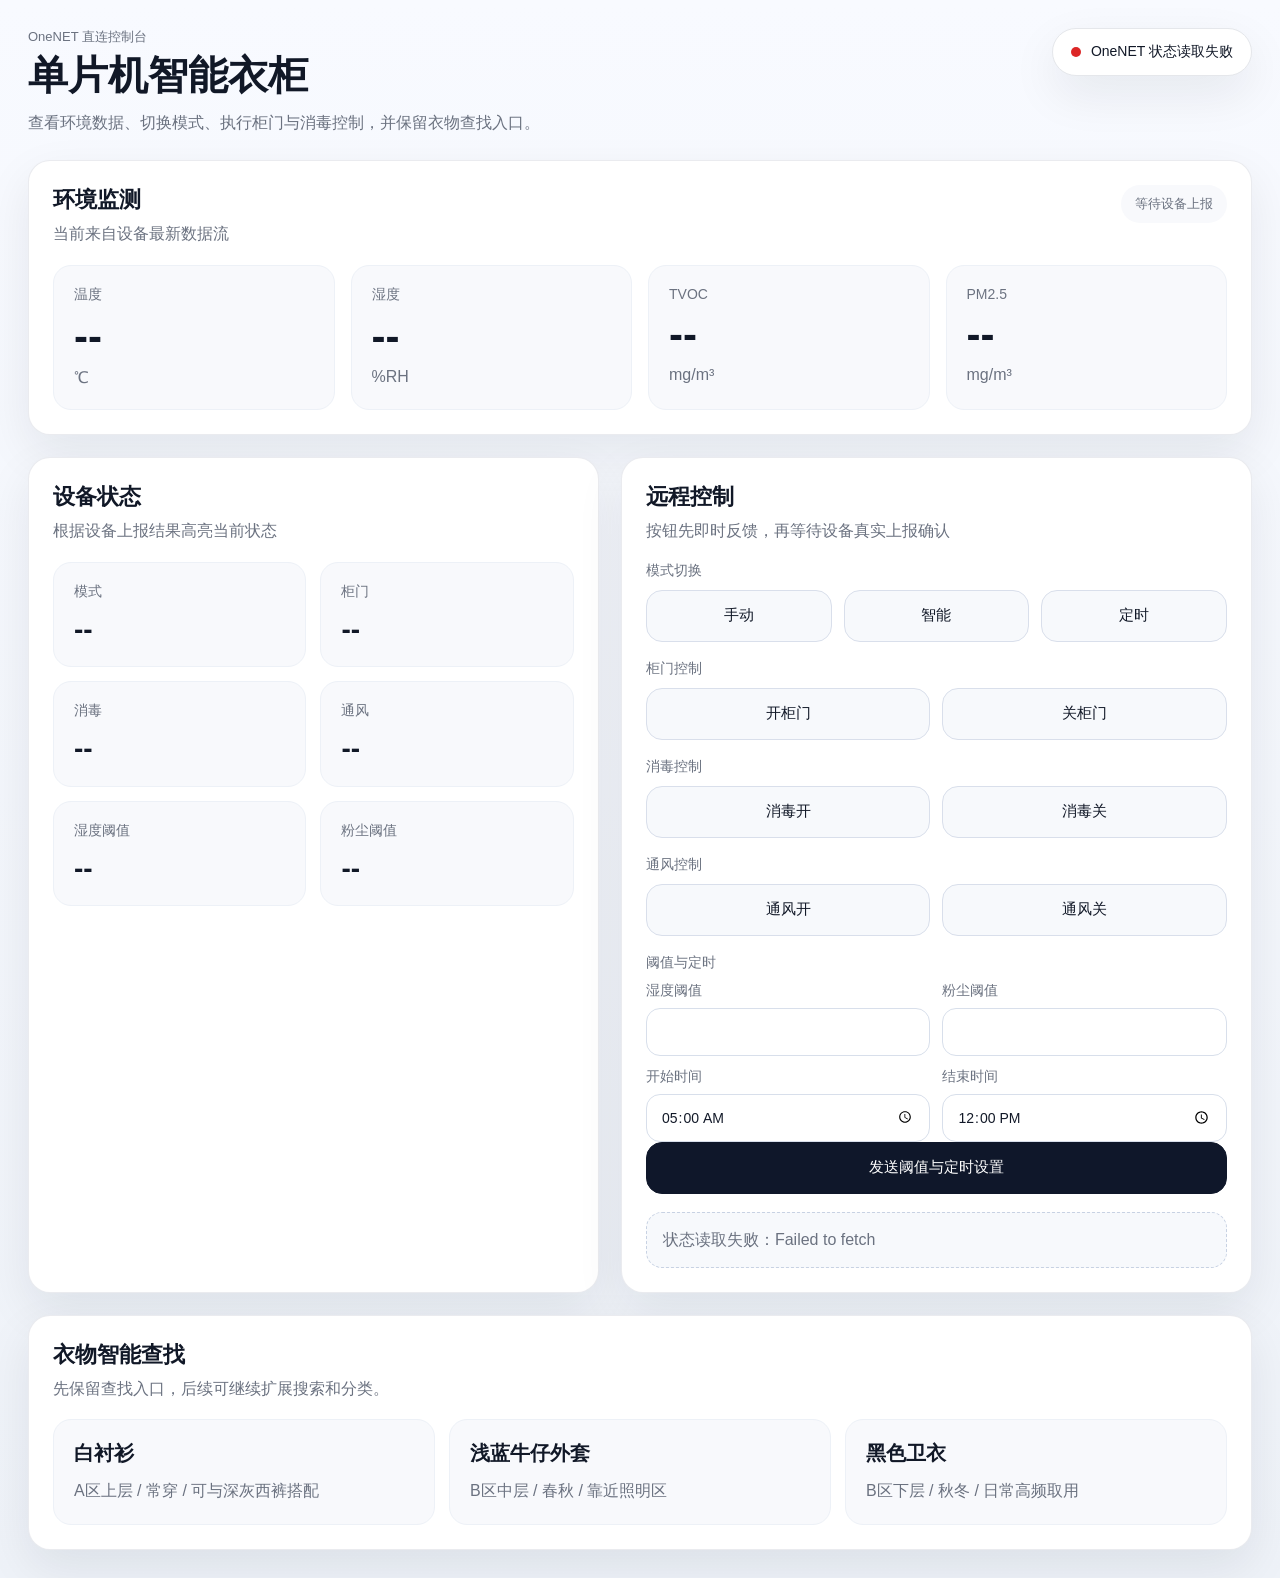
<file: wardrobe_web/public/index.html>
<!doctype html>
<html lang="zh-CN">
  <head>
    <meta charset="UTF-8" />
    <meta name="viewport" content="width=device-width, initial-scale=1.0" />
    <title>智能衣柜远程控制</title>
    <link rel="stylesheet" href="./styles.css" />
  </head>
  <body>
    <div class="page-shell">
      <header class="page-header">
        <div>
          <p class="eyebrow">OneNET 直连控制台</p>
          <h1>单片机智能衣柜</h1>
          <p class="subtitle">查看环境数据、切换模式、执行柜门与消毒控制，并保留衣物查找入口。</p>
        </div>
        <div class="status-pill pending" id="platform-status">
          <span class="dot"></span>
          <span id="platform-status-text">正在连接 OneNET</span>
        </div>
      </header>

      <main class="layout">
        <section class="panel panel-metrics">
          <div class="panel-head">
            <div>
              <h2>环境监测</h2>
              <p>当前来自设备最新数据流</p>
            </div>
            <div class="panel-note" id="updated-at">等待设备上报</div>
          </div>

          <div class="metric-grid">
            <article class="metric-card">
              <span class="metric-label">温度</span>
              <strong class="metric-value" id="metric-temp">--</strong>
              <span class="metric-unit">℃</span>
            </article>
            <article class="metric-card">
              <span class="metric-label">湿度</span>
              <strong class="metric-value" id="metric-humi">--</strong>
              <span class="metric-unit">%RH</span>
            </article>
            <article class="metric-card">
              <span class="metric-label">TVOC</span>
              <strong class="metric-value" id="metric-tvoc">--</strong>
              <span class="metric-unit">mg/m³</span>
            </article>
            <article class="metric-card">
              <span class="metric-label">PM2.5</span>
              <strong class="metric-value" id="metric-pm25">--</strong>
              <span class="metric-unit">mg/m³</span>
            </article>
          </div>
        </section>

        <section class="control-columns">
          <section class="panel panel-state">
            <div class="panel-head">
              <div>
                <h2>设备状态</h2>
                <p>根据设备上报结果高亮当前状态</p>
              </div>
            </div>

            <div class="state-grid">
              <article class="state-card">
                <span class="state-label">模式</span>
                <strong id="state-mode">--</strong>
              </article>
              <article class="state-card">
                <span class="state-label">柜门</span>
                <strong id="state-door">--</strong>
              </article>
              <article class="state-card">
                <span class="state-label">消毒</span>
                <strong id="state-sterilize">--</strong>
              </article>
              <article class="state-card">
                <span class="state-label">通风</span>
                <strong id="state-vent">--</strong>
              </article>
              <article class="state-card">
                <span class="state-label">湿度阈值</span>
                <strong id="state-h-threshold">--</strong>
              </article>
              <article class="state-card">
                <span class="state-label">粉尘阈值</span>
                <strong id="state-p-threshold">--</strong>
              </article>
            </div>
          </section>

          <section class="panel panel-controls">
            <div class="panel-head">
              <div>
                <h2>远程控制</h2>
                <p>按钮先即时反馈，再等待设备真实上报确认</p>
              </div>
            </div>

            <div class="control-group">
              <div class="group-label">模式切换</div>
              <div class="button-row button-row-3">
                <button class="control-btn mode-btn" data-mode="0">手动</button>
                <button class="control-btn mode-btn" data-mode="1">智能</button>
                <button class="control-btn mode-btn" data-mode="2">定时</button>
              </div>
            </div>

            <div class="control-group">
              <div class="group-label">柜门控制</div>
              <div class="button-row">
                <button class="control-btn pair-btn" id="door-open-btn">开柜门</button>
                <button class="control-btn pair-btn" id="door-close-btn">关柜门</button>
              </div>
            </div>

            <div class="control-group">
              <div class="group-label">消毒控制</div>
              <div class="button-row">
                <button class="control-btn pair-btn" id="ster-open-btn">消毒开</button>
                <button class="control-btn pair-btn" id="ster-close-btn">消毒关</button>
              </div>
            </div>

            <div class="control-group">
              <div class="group-label">通风控制</div>
              <div class="button-row">
                <button class="control-btn pair-btn" id="vent-open-btn">通风开</button>
                <button class="control-btn pair-btn" id="vent-close-btn">通风关</button>
              </div>
            </div>

            <div class="control-group">
              <div class="group-label">阈值与定时</div>
              <div class="input-grid">
                <label>
                  <span>湿度阈值</span>
                  <input id="humidity-input" type="number" min="0" max="101" />
                </label>
                <label>
                  <span>粉尘阈值</span>
                  <input id="pm-input" type="number" step="0.01" min="0" max="1" />
                </label>
                <label>
                  <span>开始时间</span>
                  <input id="start-input" type="time" value="05:00" />
                </label>
                <label>
                  <span>结束时间</span>
                  <input id="end-input" type="time" value="12:00" />
                </label>
              </div>
              <button class="control-btn wide primary" id="settings-btn">发送阈值与定时设置</button>
            </div>

            <div class="feedback-box" id="feedback-box">等待命令发送</div>
          </section>
        </section>

        <section class="panel panel-finder">
          <div class="panel-head">
            <div>
              <h2>衣物智能查找</h2>
              <p>先保留查找入口，后续可继续扩展搜索和分类。</p>
            </div>
          </div>

          <div class="finder-grid">
            <div class="finder-card">
              <h3>白衬衫</h3>
              <p>A区上层 / 常穿 / 可与深灰西裤搭配</p>
            </div>
            <div class="finder-card">
              <h3>浅蓝牛仔外套</h3>
              <p>B区中层 / 春秋 / 靠近照明区</p>
            </div>
            <div class="finder-card">
              <h3>黑色卫衣</h3>
              <p>B区下层 / 秋冬 / 日常高频取用</p>
            </div>
          </div>
        </section>
      </main>
    </div>

    <script src="./app.js"></script>
  </body>
</html>
</file>
<file: wardrobe_web/public/styles.css>
:root {
  color-scheme: light;
  --bg: #f4f6fb;
  --panel: #ffffff;
  --panel-muted: #f8f9fc;
  --text: #111827;
  --muted: #6b7280;
  --line: #e5e7eb;
  --accent: #0f172a;
  --accent-soft: #dbe4ff;
  --success: #0ea46b;
  --warning: #f59e0b;
  --danger: #dc2626;
  --shadow: 0 18px 48px rgba(15, 23, 42, 0.08);
  --radius: 22px;
  --radius-sm: 14px;
}

* {
  box-sizing: border-box;
}

body {
  margin: 0;
  font-family: "Segoe UI", "PingFang SC", "Microsoft YaHei", sans-serif;
  background: linear-gradient(180deg, #f8faff 0%, #eef2f8 100%);
  color: var(--text);
}

button,
input {
  font: inherit;
}

.page-shell {
  max-width: 1320px;
  margin: 0 auto;
  padding: 28px;
}

.page-header {
  display: flex;
  justify-content: space-between;
  align-items: flex-start;
  gap: 24px;
  margin-bottom: 24px;
}

.eyebrow {
  margin: 0 0 8px;
  font-size: 13px;
  color: var(--muted);
}

.page-header h1 {
  margin: 0;
  font-size: 40px;
  line-height: 1.08;
}

.subtitle {
  margin: 12px 0 0;
  max-width: 680px;
  color: var(--muted);
  line-height: 1.7;
}

.status-pill {
  display: inline-flex;
  align-items: center;
  gap: 10px;
  min-height: 48px;
  padding: 0 18px;
  border-radius: 999px;
  background: var(--panel);
  border: 1px solid var(--line);
  box-shadow: var(--shadow);
  font-size: 14px;
  white-space: nowrap;
}

.status-pill .dot {
  width: 10px;
  height: 10px;
  border-radius: 50%;
  background: var(--warning);
}

.status-pill.connected .dot {
  background: var(--success);
}

.status-pill.error .dot {
  background: var(--danger);
}

.layout {
  display: grid;
  gap: 22px;
}

.panel {
  background: var(--panel);
  border: 1px solid rgba(229, 231, 235, 0.8);
  border-radius: var(--radius);
  box-shadow: var(--shadow);
  padding: 24px;
}

.panel-head {
  display: flex;
  justify-content: space-between;
  gap: 16px;
  align-items: flex-start;
  margin-bottom: 18px;
}

.panel-head h2,
.panel-head h3 {
  margin: 0;
  font-size: 22px;
}

.panel-head p {
  margin: 6px 0 0;
  color: var(--muted);
  line-height: 1.6;
}

.panel-note {
  padding: 10px 14px;
  border-radius: 999px;
  background: var(--panel-muted);
  color: var(--muted);
  font-size: 13px;
}

.metric-grid {
  display: grid;
  gap: 16px;
  grid-template-columns: repeat(4, minmax(0, 1fr));
}

.metric-card,
.state-card,
.finder-card {
  background: var(--panel-muted);
  border: 1px solid #edf1f7;
  border-radius: 18px;
  padding: 20px;
}

.metric-label,
.state-label {
  display: block;
  color: var(--muted);
  font-size: 14px;
  margin-bottom: 12px;
}

.metric-value {
  display: block;
  font-size: 42px;
  line-height: 1;
}

.metric-unit {
  display: inline-block;
  margin-top: 10px;
  color: var(--muted);
}

.control-columns {
  display: grid;
  grid-template-columns: 0.95fr 1.05fr;
  gap: 22px;
}

.state-grid {
  display: grid;
  gap: 14px;
  grid-template-columns: repeat(2, minmax(0, 1fr));
}

.state-card strong {
  font-size: 28px;
  line-height: 1.2;
}

.control-group + .control-group {
  margin-top: 18px;
}

.group-label {
  margin-bottom: 10px;
  font-size: 14px;
  color: var(--muted);
}

.button-row {
  display: grid;
  gap: 12px;
  grid-template-columns: repeat(2, minmax(0, 1fr));
}

.button-row-3 {
  grid-template-columns: repeat(3, minmax(0, 1fr));
}

.control-btn {
  min-height: 52px;
  border-radius: 16px;
  border: 1px solid #d9dfeb;
  background: #f7f9fc;
  color: var(--text);
  cursor: pointer;
  transition: 0.18s ease;
  font-size: 15px;
}

.control-btn:hover {
  border-color: #b9c3d6;
  background: #eef2f8;
}

.control-btn.active,
.control-btn.pending {
  background: var(--accent);
  color: #ffffff;
  border-color: var(--accent);
}

.control-btn.pending {
  box-shadow: inset 0 0 0 2px rgba(255, 255, 255, 0.14);
}

.control-btn.primary {
  background: var(--accent);
  color: #fff;
  border-color: var(--accent);
}

.control-btn.primary:hover {
  background: #1e293b;
}

.control-btn.wide {
  width: 100%;
}

.input-grid {
  display: grid;
  gap: 12px;
  grid-template-columns: repeat(2, minmax(0, 1fr));
}

.input-grid label {
  display: flex;
  flex-direction: column;
  gap: 8px;
  color: var(--muted);
  font-size: 14px;
}

.input-grid input {
  min-height: 48px;
  border-radius: 14px;
  border: 1px solid #d8dfeb;
  background: #fff;
  padding: 0 14px;
  color: var(--text);
}

.feedback-box {
  margin-top: 18px;
  min-height: 56px;
  border-radius: 16px;
  border: 1px dashed #c8d2e3;
  background: #f7f9fc;
  padding: 14px 16px;
  line-height: 1.6;
  color: var(--muted);
}

.finder-grid {
  display: grid;
  gap: 14px;
  grid-template-columns: repeat(3, minmax(0, 1fr));
}

.finder-card h3 {
  margin: 0 0 10px;
  font-size: 20px;
}

.finder-card p {
  margin: 0;
  color: var(--muted);
  line-height: 1.7;
}

@media (max-width: 1080px) {
  .metric-grid,
  .finder-grid {
    grid-template-columns: repeat(2, minmax(0, 1fr));
  }

  .control-columns {
    grid-template-columns: 1fr;
  }
}

@media (max-width: 760px) {
  .page-shell {
    padding: 16px;
  }

  .page-header {
    flex-direction: column;
  }

  .page-header h1 {
    font-size: 32px;
  }

  .metric-grid,
  .state-grid,
  .finder-grid,
  .button-row,
  .button-row-3,
  .input-grid {
    grid-template-columns: 1fr;
  }
}
</file>
